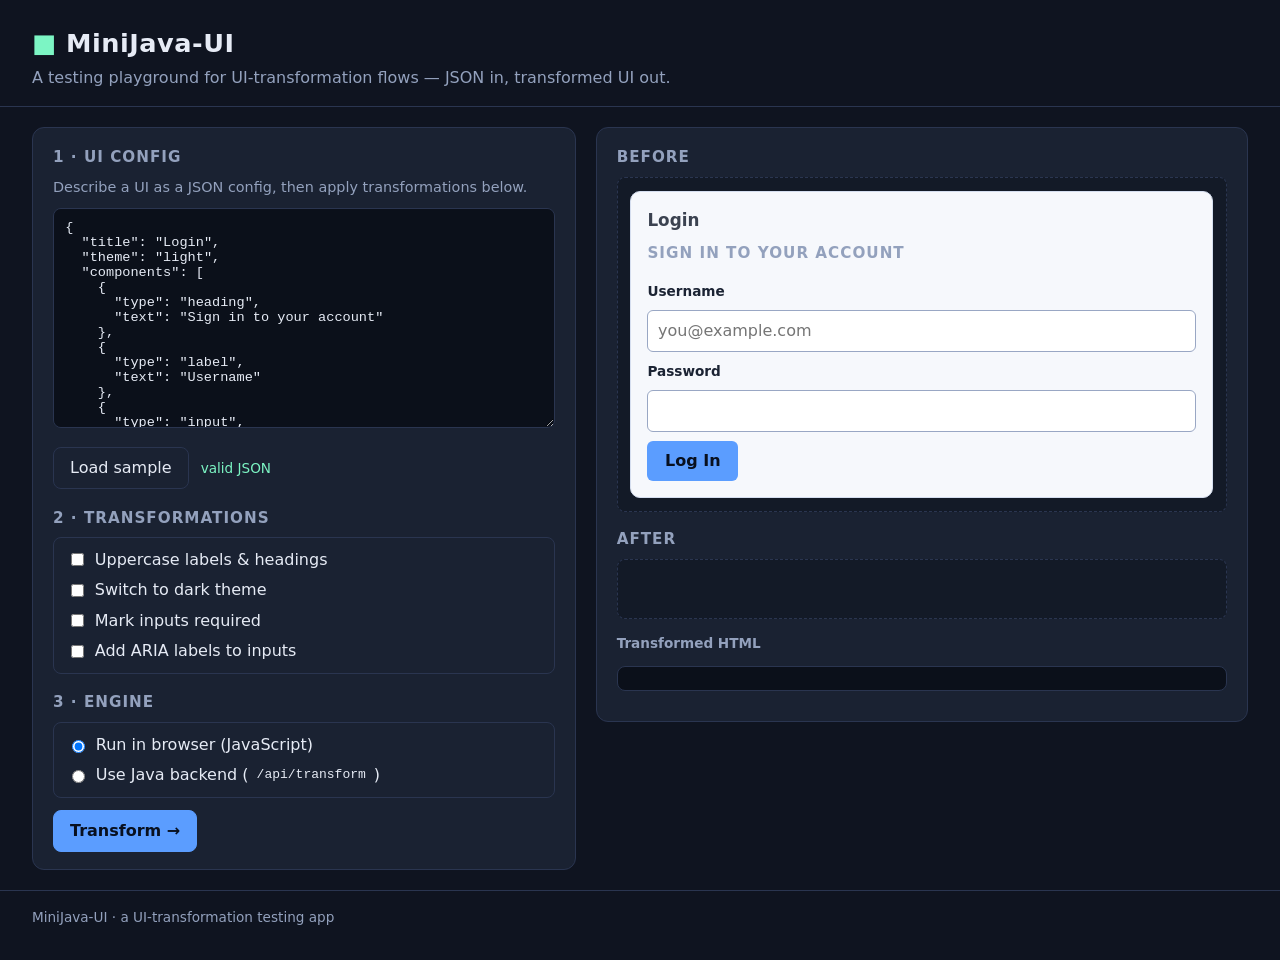
<file: frontend/index.html>
<!DOCTYPE html>
<html lang="en">
<head>
  <meta charset="utf-8" />
  <meta name="viewport" content="width=device-width, initial-scale=1" />
  <title>MiniJava-UI &middot; UI Transformation Playground</title>
  <link rel="stylesheet" href="css/styles.css" />
</head>
<body>
  <header class="app-header">
    <h1>MiniJava-UI</h1>
    <p class="tagline">A testing playground for UI-transformation flows &mdash; JSON in, transformed UI out.</p>
  </header>

  <main class="layout">
    <section class="panel controls">
      <h2>1 &middot; UI config</h2>
      <p class="hint">Describe a UI as a JSON config, then apply transformations below.</p>
      <textarea id="config" spellcheck="false" aria-label="UI config JSON"></textarea>
      <div class="row">
        <button id="loadSample" type="button" class="ghost">Load sample</button>
        <span id="parseStatus" class="status" role="status"></span>
      </div>

      <h2>2 &middot; Transformations</h2>
      <fieldset id="transforms" class="transforms">
        <label><input type="checkbox" value="uppercase-labels" /> Uppercase labels &amp; headings</label>
        <label><input type="checkbox" value="dark-theme" /> Switch to dark theme</label>
        <label><input type="checkbox" value="mark-inputs-required" /> Mark inputs required</label>
        <label><input type="checkbox" value="add-aria-labels" /> Add ARIA labels to inputs</label>
      </fieldset>

      <h2>3 &middot; Engine</h2>
      <fieldset class="engine">
        <label><input type="radio" name="engine" value="js" checked /> Run in browser (JavaScript)</label>
        <label><input type="radio" name="engine" value="java" /> Use Java backend (<code>/api/transform</code>)</label>
      </fieldset>

      <div class="row">
        <button id="run" type="button" class="primary">Transform &rarr;</button>
        <span id="applied" class="status" role="status"></span>
      </div>
    </section>

    <section class="panel results">
      <div class="result-block">
        <h2>Before</h2>
        <div id="beforePreview" class="preview" aria-label="Original UI preview"></div>
      </div>
      <div class="result-block">
        <h2>After</h2>
        <div id="afterPreview" class="preview" aria-label="Transformed UI preview"></div>
        <h3>Transformed HTML</h3>
        <pre id="afterHtml" class="code" aria-label="Transformed HTML source"></pre>
      </div>
    </section>
  </main>

  <footer class="app-footer">
    <span>MiniJava-UI &middot; a UI-transformation testing app</span>
  </footer>

  <script src="js/app.js"></script>
</body>
</html>
</file>
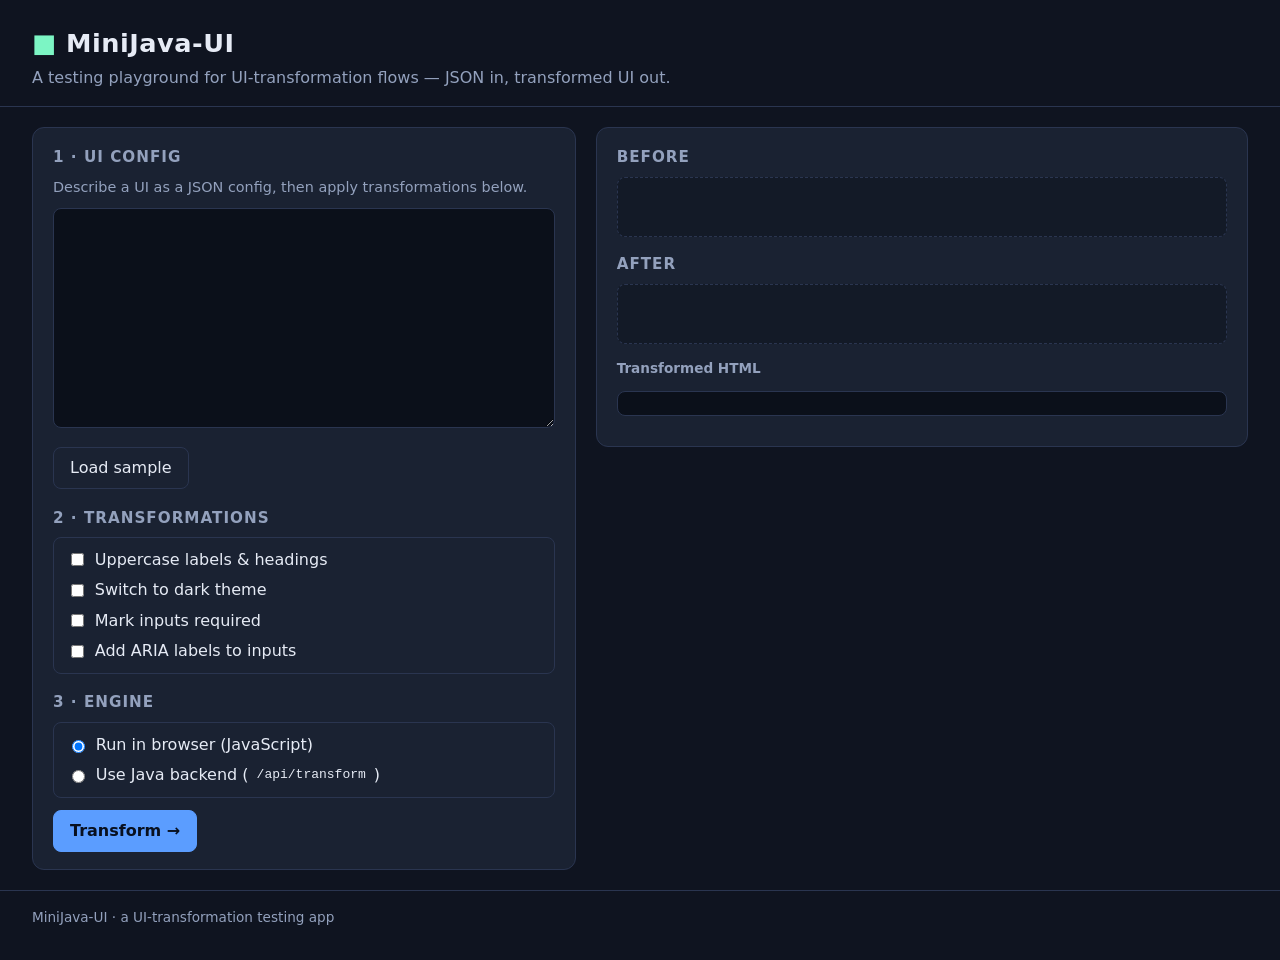
<file: src/main/resources/frontend/index.html>
<!DOCTYPE html>
<html>
<head>
  <meta charset="UTF-8">
  <meta http-equiv="Content-Security-Policy" content="default-src 'self'; script-src 'self'; style-src 'self'; img-src 'self'; connect-src 'self';">
  <meta name="viewport" content="width=device-width, initial-scale=1" />
  <title>MiniJava-UI &middot; UI Transformation Playground</title>
  <link rel="stylesheet" href="css/styles.css" />
</head>
<body>
  <header class="app-header">
    <h1>MiniJava-UI</h1>
    <p class="tagline">A testing playground for UI-transformation flows &mdash; JSON in, transformed UI out.</p>
  </header>

  <main class="layout">
    <section class="panel controls">
      <h2>1 &middot; UI config</h2>
      <p class="hint">Describe a UI as a JSON config, then apply transformations below.</p>
      <textarea id="config" spellcheck="false" aria-label="UI config JSON"></textarea>
      <div class="row">
        <button id="loadSample" type="button" class="ghost">Load sample</button>
        <span id="parseStatus" class="status" role="status"></span>
      </div>

      <h2>2 &middot; Transformations</h2>
      <fieldset id="transforms" class="transforms">
        <label><input type="checkbox" value="uppercase-labels" /> Uppercase labels &amp; headings</label>
        <label><input type="checkbox" value="dark-theme" /> Switch to dark theme</label>
        <label><input type="checkbox" value="mark-inputs-required" /> Mark inputs required</label>
        <label><input type="checkbox" value="add-aria-labels" /> Add ARIA labels to inputs</label>
      </fieldset>

      <h2>3 &middot; Engine</h2>
      <fieldset class="engine">
        <label><input type="radio" name="engine" value="js" checked /> Run in browser (JavaScript)</label>
        <label><input type="radio" name="engine" value="java" /> Use Java backend (<code>/api/transform</code>)</label>
      </fieldset>

      <div class="row">
        <button id="run" type="button" class="primary">Transform &rarr;</button>
        <span id="applied" class="status" role="status"></span>
      </div>
    </section>

    <section class="panel results">
      <div class="result-block">
        <h2>Before</h2>
        <div id="beforePreview" class="preview" aria-label="Original UI preview"></div>
      </div>
      <div class="result-block">
        <h2>After</h2>
        <div id="afterPreview" class="preview" aria-label="Transformed UI preview"></div>
        <h3>Transformed HTML</h3>
        <pre id="afterHtml" class="code" aria-label="Transformed HTML source"></pre>
      </div>
    </section>
  </main>

  <footer class="app-footer">
    <span>MiniJava-UI &middot; a UI-transformation testing app</span>
  </footer>

  <script src="js/app.js"></script>
</body>
</html>
</file>
<file: frontend/css/styles.css>
:root {
  --bg: #0f1420;
  --panel: #1a2232;
  --panel-2: #131a27;
  --text: #e6ebf5;
  --muted: #93a1bd;
  --accent: #5b9dff;
  --accent-2: #7cf5c4;
  --border: #2a3550;
  --code-bg: #0b101a;
}

* { box-sizing: border-box; }

body {
  margin: 0;
  font-family: system-ui, -apple-system, "Segoe UI", Roboto, sans-serif;
  background: var(--bg);
  color: var(--text);
  line-height: 1.5;
}

.app-header {
  padding: 1.5rem 2rem 1rem;
  border-bottom: 1px solid var(--border);
}
.app-header h1 {
  margin: 0;
  font-size: 1.6rem;
  letter-spacing: 0.5px;
}
.app-header h1::before { content: "\25A0  "; color: var(--accent-2); }
.tagline { margin: 0.25rem 0 0; color: var(--muted); }

.layout {
  display: grid;
  grid-template-columns: minmax(320px, 1fr) minmax(320px, 1.2fr);
  gap: 1.25rem;
  padding: 1.25rem 2rem;
  align-items: start;
}
@media (max-width: 860px) {
  .layout { grid-template-columns: 1fr; }
}

.panel {
  background: var(--panel);
  border: 1px solid var(--border);
  border-radius: 12px;
  padding: 1.1rem 1.25rem;
}
.panel h2 {
  font-size: 0.95rem;
  text-transform: uppercase;
  letter-spacing: 1px;
  color: var(--muted);
  margin: 1.1rem 0 0.5rem;
}
.panel h2:first-child { margin-top: 0; }
.hint { margin: 0 0 0.6rem; color: var(--muted); font-size: 0.9rem; }

textarea#config {
  width: 100%;
  min-height: 220px;
  resize: vertical;
  font-family: ui-monospace, "SF Mono", Menlo, Consolas, monospace;
  font-size: 0.85rem;
  background: var(--code-bg);
  color: var(--text);
  border: 1px solid var(--border);
  border-radius: 8px;
  padding: 0.7rem;
}

.transforms, .engine {
  border: 1px solid var(--border);
  border-radius: 8px;
  padding: 0.6rem 0.8rem;
  display: flex;
  flex-direction: column;
  gap: 0.4rem;
  margin: 0;
}
.transforms label, .engine label {
  display: flex;
  align-items: center;
  gap: 0.5rem;
  cursor: pointer;
}

.row {
  display: flex;
  align-items: center;
  gap: 0.75rem;
  margin-top: 0.75rem;
  flex-wrap: wrap;
}
.status { color: var(--muted); font-size: 0.85rem; }
.status.error { color: #ff8b8b; }
.status.ok { color: var(--accent-2); }

button {
  font: inherit;
  border-radius: 8px;
  border: 1px solid var(--border);
  padding: 0.5rem 1rem;
  cursor: pointer;
  background: var(--panel-2);
  color: var(--text);
}
button.primary {
  background: var(--accent);
  border-color: var(--accent);
  color: #08101f;
  font-weight: 600;
}
button.ghost { background: transparent; }
button:hover { filter: brightness(1.1); }

.results { display: flex; flex-direction: column; gap: 1rem; }
.result-block h2 {
  margin: 0 0 0.5rem;
  font-size: 0.95rem;
  text-transform: uppercase;
  letter-spacing: 1px;
  color: var(--muted);
}
.result-block h3 { margin: 0.9rem 0 0.4rem; font-size: 0.85rem; color: var(--muted); }

.preview {
  background: var(--panel-2);
  border: 1px dashed var(--border);
  border-radius: 8px;
  padding: 0.8rem;
  min-height: 60px;
}

.code {
  background: var(--code-bg);
  border: 1px solid var(--border);
  border-radius: 8px;
  padding: 0.7rem;
  overflow-x: auto;
  font-family: ui-monospace, "SF Mono", Menlo, Consolas, monospace;
  font-size: 0.8rem;
  color: var(--accent-2);
  white-space: pre;
}

.app-footer {
  padding: 1rem 2rem 2rem;
  color: var(--muted);
  font-size: 0.85rem;
  border-top: 1px solid var(--border);
}

/* ---- Rendered UI-card component styles (produced by the transformer) ---- */
.ui-card {
  border-radius: 10px;
  padding: 1rem;
  display: flex;
  flex-direction: column;
  gap: 0.55rem;
  border: 1px solid var(--border);
}
.ui-card.theme-light { background: #f6f8fc; color: #1b2333; border-color: #d5deef; }
.ui-card.theme-dark { background: #10161f; color: #e6ebf5; border-color: #2a3550; }
.ui-card__title { font-weight: 700; font-size: 1.05rem; opacity: 0.85; }
.ui-heading { margin: 0.2rem 0; font-size: 1.15rem; }
.ui-label { font-size: 0.85rem; font-weight: 600; }
.ui-input {
  padding: 0.5rem 0.6rem;
  border-radius: 6px;
  border: 1px solid #99a7c4;
  font: inherit;
}
.ui-button {
  align-self: flex-start;
  background: var(--accent);
  color: #08101f;
  border: none;
  padding: 0.5rem 1.1rem;
  border-radius: 6px;
  font-weight: 600;
  cursor: pointer;
}
.ui-text { margin: 0; }
</file>
<file: src/main/resources/frontend/css/styles.css>
:root{--bg:#0f1420;--panel:#1a2232;--panel-2:#131a27;--text:#e6ebf5;--muted:#93a1bd;--accent:#5b9dff;--accent-2:#7cf5c4;--border:#2a3550;--code-bg:#0b101a}*{box-sizing:border-box}body{margin:0;font-family:system-ui,-apple-system,"Segoe UI",Roboto,sans-serif;background:var(--bg, #0f1420);color:var(--text, #e6ebf5);line-height:1.5}.app-header{padding:1.5rem 2rem 1rem;border-bottom:1px solid var(--border, #2a3550)}.app-header h1{margin:0;font-size:1.6rem;letter-spacing:.5px}.app-header h1::before{content:"\25A0  ";color:var(--accent-2, #7cf5c4)}.tagline{margin:.25rem 0 0;color:var(--muted, #93a1bd)}.layout{display:grid;grid-template-columns:minmax(320px,1fr) minmax(320px,1.2fr);gap:1.25rem;padding:1.25rem 2rem;align-items:start}@media (max-width:860px){.layout{grid-template-columns:1fr}}.panel{background:var(--panel, #1a2232);border:1px solid var(--border, #2a3550);border-radius:12px;padding:1.1rem 1.25rem}.panel h2{font-size:.95rem;text-transform:uppercase;letter-spacing:1px;color:var(--muted, #93a1bd);margin:1.1rem 0 .5rem}.panel h2:first-child{margin-top:0}.hint{margin:0 0 .6rem;color:var(--muted, #93a1bd);font-size:.9rem}textarea#config{width:100%;min-height:220px;resize:vertical;font-family:ui-monospace,"SF Mono",Menlo,Consolas,monospace;font-size:.85rem;background:var(--code-bg, #0b101a);color:var(--text, #e6ebf5);border:1px solid var(--border, #2a3550);border-radius:8px;padding:.7rem}.transforms,.engine{border:1px solid var(--border, #2a3550);border-radius:8px;padding:.6rem .8rem;display:flex;flex-direction:column;gap:.4rem;margin:0}.transforms label,.engine label{display:flex;align-items:center;gap:.5rem;cursor:pointer}.row{display:flex;align-items:center;gap:.75rem;margin-top:.75rem;flex-wrap:wrap}.status{color:var(--muted, #93a1bd);font-size:.85rem}.status.error{color:#ff8b8b}.status.ok{color:var(--accent-2, #7cf5c4)}button{font:inherit;border-radius:8px;border:1px solid var(--border, #2a3550);padding:.5rem 1rem;cursor:pointer;background:var(--panel-2, #131a27);color:var(--text, #e6ebf5)}button.primary{background:var(--accent, #5b9dff);border-color:var(--accent, #5b9dff);color:#08101f;font-weight:600}button.ghost{background:transparent}button:hover{filter:brightness(1.1)}.results{display:flex;flex-direction:column;gap:1rem}.result-block h2{margin:0 0 .5rem;font-size:.95rem;text-transform:uppercase;letter-spacing:1px;color:var(--muted, #93a1bd)}.result-block h3{margin:.9rem 0 .4rem;font-size:.85rem;color:var(--muted, #93a1bd)}.preview{background:var(--panel-2, #131a27);border:1px dashed var(--border, #2a3550);border-radius:8px;padding:.8rem;min-height:60px}.code{background:var(--code-bg, #0b101a);border:1px solid var(--border, #2a3550);border-radius:8px;padding:.7rem;overflow-x:auto;font-family:ui-monospace,"SF Mono",Menlo,Consolas,monospace;font-size:.8rem;color:var(--accent-2, #7cf5c4);white-space:pre}.app-footer{padding:1rem 2rem 2rem;color:var(--muted, #93a1bd);font-size:.85rem;border-top:1px solid var(--border, #2a3550)}.ui-card{border-radius:10px;padding:1rem;display:flex;flex-direction:column;gap:.55rem;border:1px solid var(--border, #2a3550)}.ui-card.theme-light{background:#f6f8fc;color:#1b2333;border-color:#d5deef}.ui-card.theme-dark{background:#10161f;color:#e6ebf5;border-color:#2a3550}.ui-card__title{font-weight:700;font-size:1.05rem;opacity:.85}.ui-heading{margin:.2rem 0;font-size:1.15rem}.ui-label{font-size:.85rem;font-weight:600}.ui-input{padding:.5rem .6rem;border-radius:6px;border:1px solid #99a7c4;font:inherit}.ui-button{align-self:flex-start;background:var(--accent, #5b9dff);color:#08101f;border:none;padding:.5rem 1.1rem;border-radius:6px;font-weight:600;cursor:pointer}.ui-text{margin:0}
</file>
